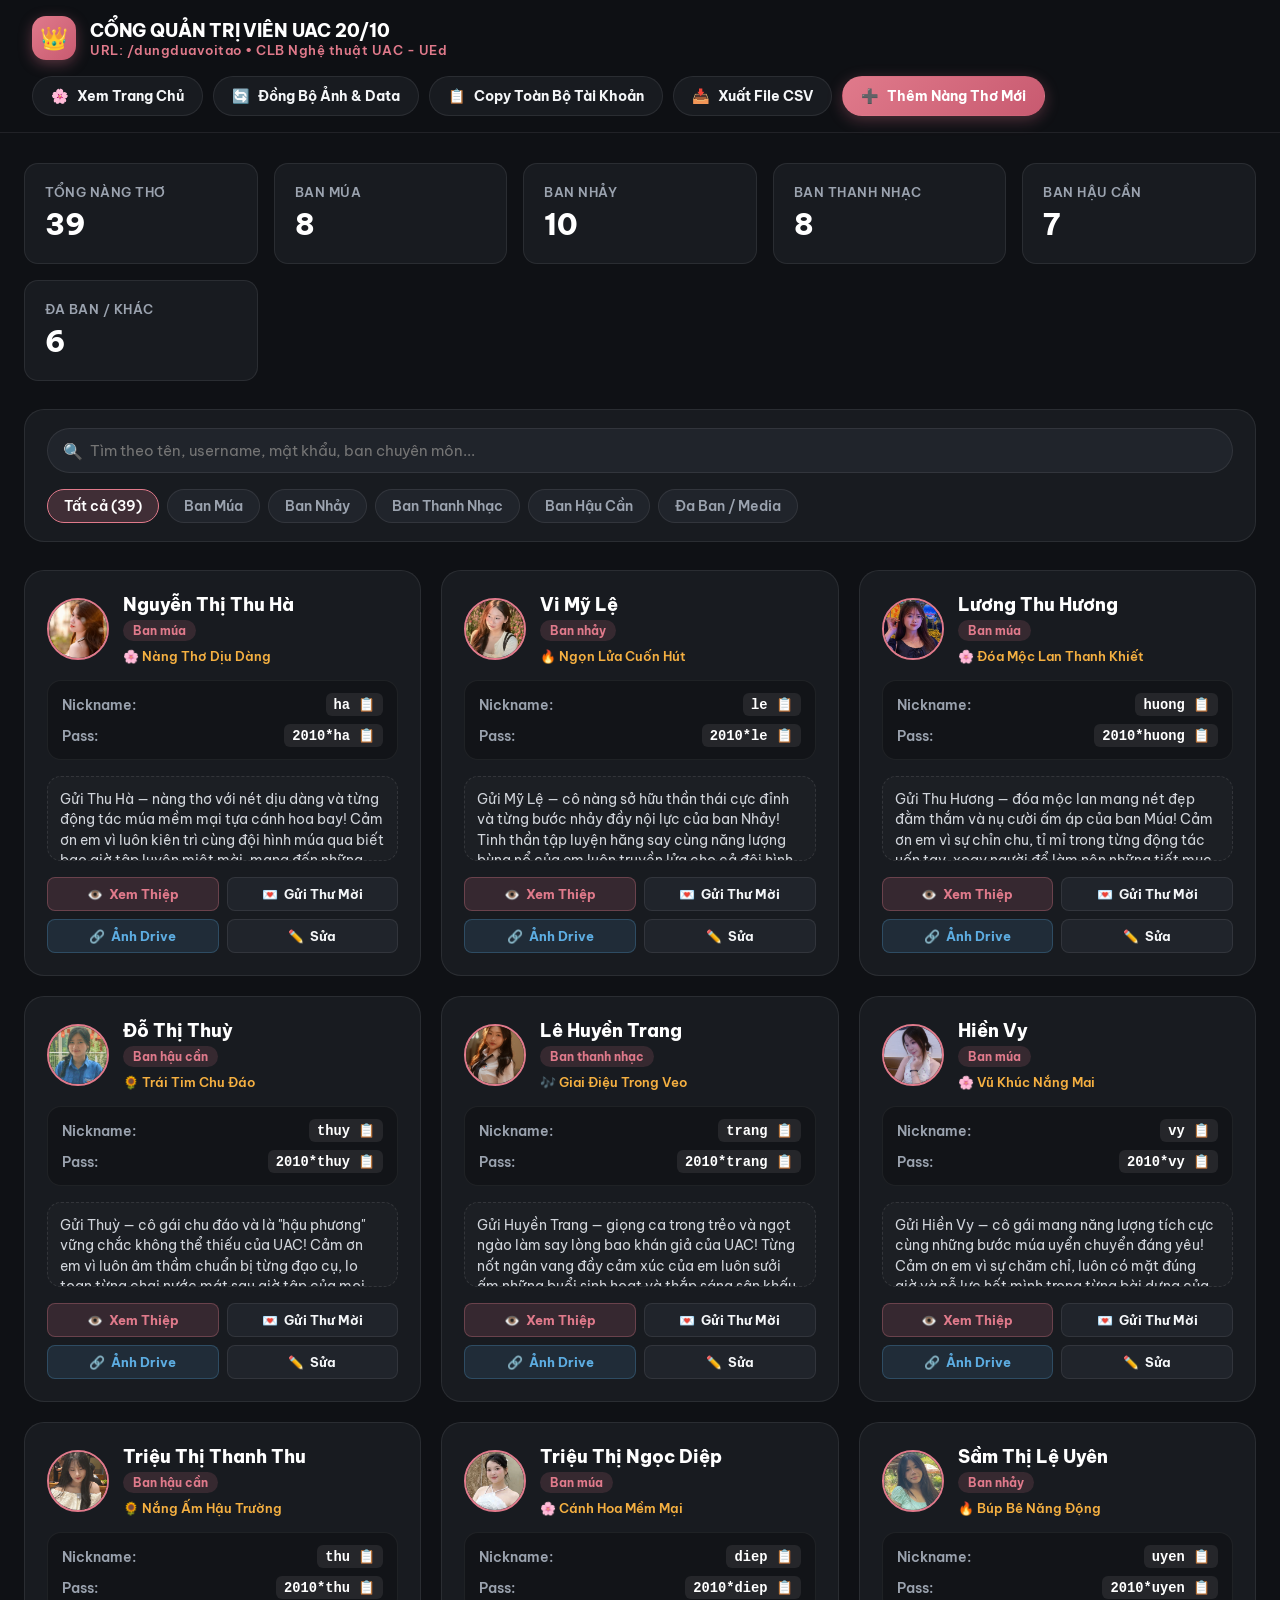
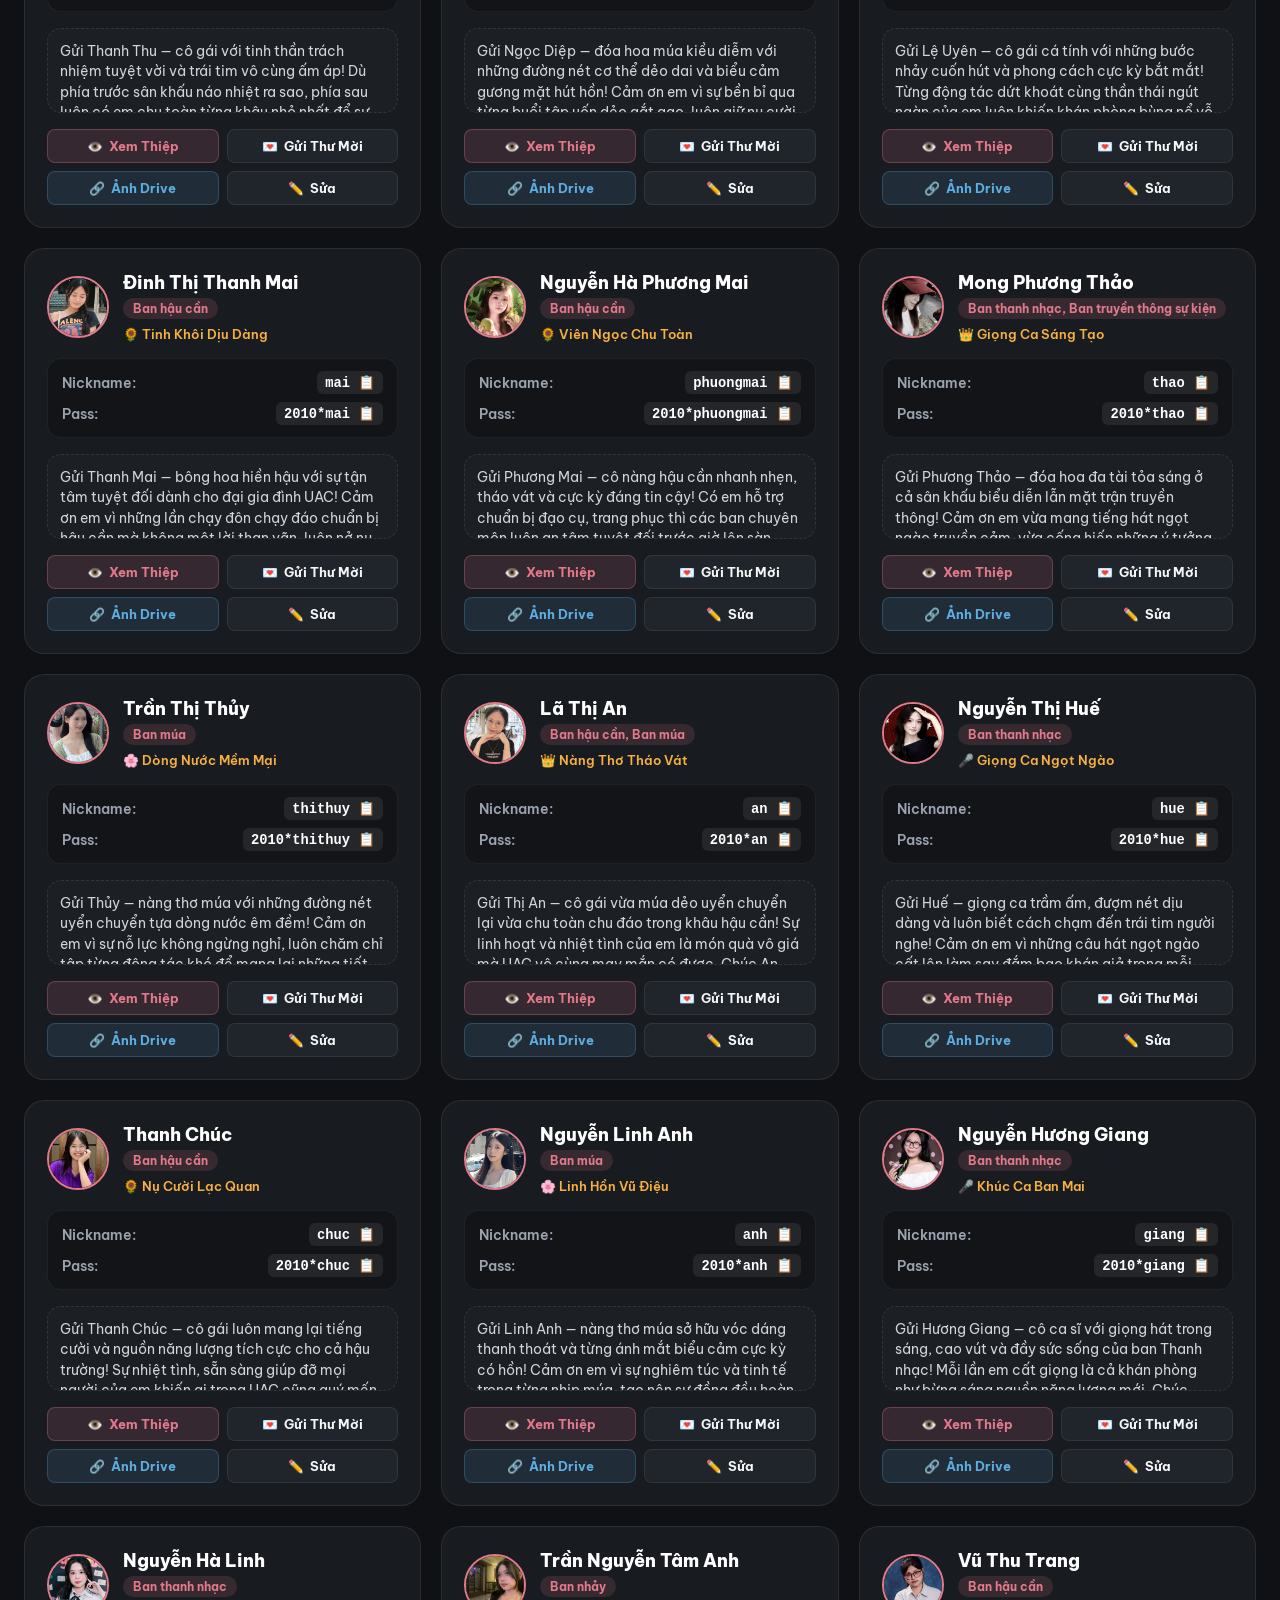
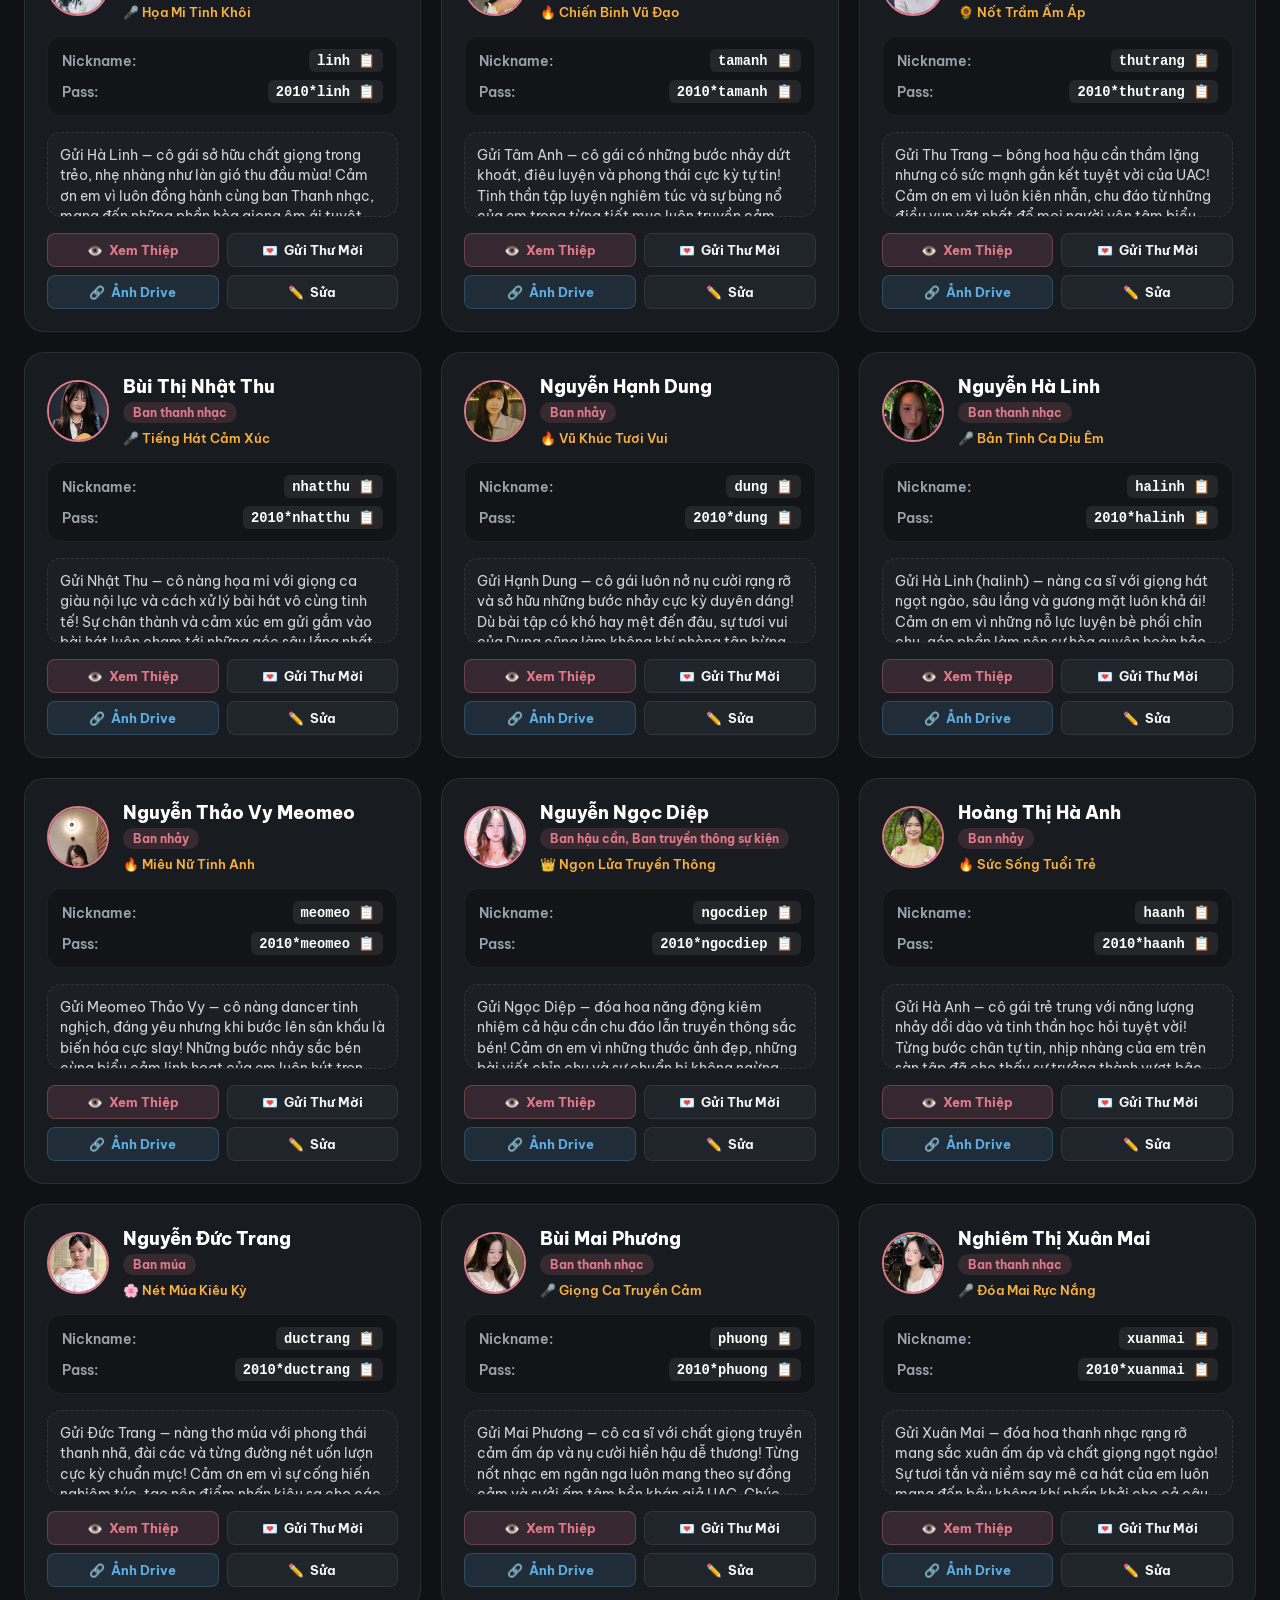
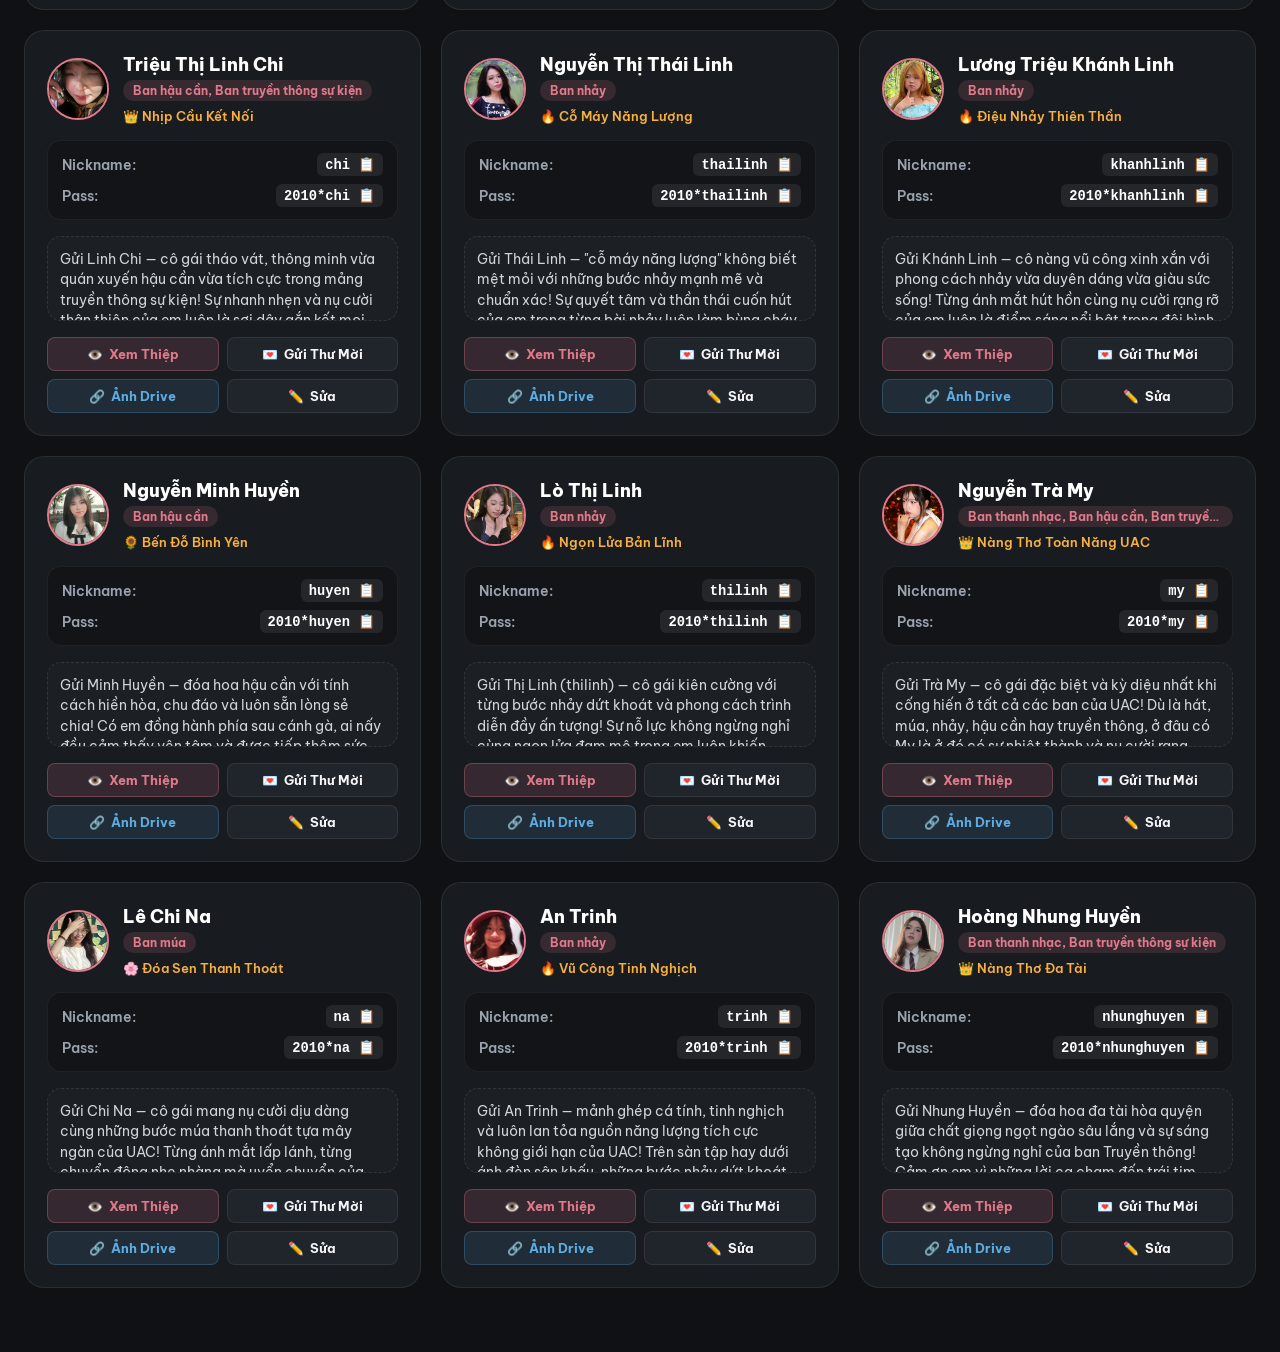
<file: dungduavoitao/index.html>
<!DOCTYPE html>
<html lang="vi">
<head>
  <meta charset="UTF-8">
  <meta name="viewport" content="width=device-width, initial-scale=1.0">
  <title>Admin Portal • Quản Lý Tài Khoản 20/10 UAC — /dungduavoitao 👑</title>
  <meta name="description" content="Cổng quản trị bí mật cấp phát nickname, pass và link thiệp 20/10 cho các chàng trai UAC Art Club">

  <!-- Open Graph -->
  <meta property="og:type" content="website">
  <meta property="og:title" content="Admin Portal • Quản Lý Tài Khoản 20/10 UAC 👑">
  <meta property="og:description" content="Cổng quản trị bí mật cấp phát nickname, pass và link thiệp 20/10 cho các chàng trai UAC Art Club">
  <meta property="og:image" content="/assets/images/preview_web.png">
  
  <!-- Favicon -->
  <link rel="icon" href="data:image/svg+xml,<svg xmlns=%22http://www.w3.org/2000/svg%22 viewBox=%220 0 100 100%22><text y=%22.9em%22 font-size=%2290%22>👑</text></svg>">
  
  <!-- Fonts: Be Vietnam Pro & Plus Jakarta Sans -->
  <link rel="preconnect" href="https://fonts.googleapis.com">
  <link rel="preconnect" href="https://fonts.gstatic.com" crossorigin>
  <link href="https://fonts.googleapis.com/css2?family=Be+Vietnam+Pro:ital,wght@0,300;0,400;0,500;0,600;0,700;0,800;0,900;1,400;1,600&family=Plus+Jakarta+Sans:wght@300;400;500;600;700;800&display=swap" rel="stylesheet">
  
  <style>
    @font-face {
      font-family: 'Plus Jakarta Sans';
      font-style: normal;
      font-weight: 100 900;
      font-display: swap;
      src: url('/assets/fonts/PlusJakartaSans-Variable.ttf') format('truetype');
    }

    :root {
      --bg-body: #0F1115;
      --bg-surface: #181B20;
      --bg-card: #20242B;
      --bg-card-hover: #262B34;
      --border-color: rgba(255, 255, 255, 0.08);
      --border-focus: #E07A8B;
      
      --pink-primary: #E07A8B;
      --pink-hover: #D06577;
      --pink-light: #FCEBED;
      --rose-deep: #C85A70;
      --green-sprout: #88D49E;
      --gold: #F5B041;
      --blue-accent: #5DADE2;
      
      --text-main: #F4F6F8;
      --text-muted: #9BA3AF;
      --text-dark: #4A3E3D;
      
      --radius-sm: 8px;
      --radius-md: 14px;
      --radius-lg: 20px;
      --radius-full: 9999px;
      
      --shadow-card: 0 10px 25px -5px rgba(0, 0, 0, 0.3), 0 1px 3px rgba(0, 0, 0, 0.1);
      --transition: all 0.25s cubic-bezier(0.16, 1, 0.3, 1);
    }

    * {
      box-sizing: border-box;
      margin: 0;
      padding: 0;
      font-family: 'Be Vietnam Pro', 'Plus Jakarta Sans', sans-serif;
    }

    body {
      background-color: var(--bg-body);
      color: var(--text-main);
      min-height: 100vh;
      padding-bottom: 60px;
    }

    /* Top Navigation Bar */
    .admin-nav {
      position: sticky;
      top: 0;
      z-index: 100;
      background: rgba(15, 17, 21, 0.88);
      backdrop-filter: blur(16px);
      -webkit-backdrop-filter: blur(16px);
      border-bottom: 1px solid var(--border-color);
      padding: 16px 32px;
      display: flex;
      justify-content: space-between;
      align-items: center;
      flex-wrap: wrap;
      gap: 16px;
    }

    .brand-group {
      display: flex;
      align-items: center;
      gap: 14px;
    }

    .brand-badge {
      width: 44px;
      height: 44px;
      border-radius: var(--radius-md);
      background: linear-gradient(135deg, #E07A8B, #C85A70);
      display: flex;
      align-items: center;
      justify-content: center;
      font-size: 1.4rem;
      box-shadow: 0 4px 14px rgba(224, 122, 139, 0.35);
    }

    .brand-title {
      font-size: 1.15rem;
      font-weight: 800;
      letter-spacing: -0.01em;
      color: #FFFFFF;
    }

    .brand-route {
      font-size: 0.8rem;
      color: var(--pink-primary);
      font-weight: 600;
      letter-spacing: 0.5px;
    }

    .nav-actions {
      display: flex;
      align-items: center;
      gap: 10px;
      flex-wrap: wrap;
    }

    .btn {
      padding: 10px 18px;
      border-radius: var(--radius-full);
      font-size: 0.88rem;
      font-weight: 700;
      cursor: pointer;
      display: inline-flex;
      align-items: center;
      gap: 8px;
      border: 1px solid transparent;
      transition: var(--transition);
      text-decoration: none;
    }

    .btn-primary {
      background: linear-gradient(135deg, var(--pink-primary), var(--rose-deep));
      color: #FFFFFF;
      box-shadow: 0 4px 15px rgba(224, 122, 139, 0.3);
    }
    .btn-primary:hover {
      transform: translateY(-2px);
      box-shadow: 0 6px 20px rgba(224, 122, 139, 0.45);
    }

    .btn-secondary {
      background: var(--bg-surface);
      color: var(--text-main);
      border-color: var(--border-color);
    }
    .btn-secondary:hover {
      background: var(--bg-card);
      border-color: rgba(255, 255, 255, 0.2);
    }

    .btn-success {
      background: rgba(136, 212, 158, 0.15);
      color: var(--green-sprout);
      border-color: rgba(136, 212, 158, 0.35);
    }
    .btn-success:hover {
      background: rgba(136, 212, 158, 0.25);
    }

    /* Container */
    .container {
      max-width: 1400px;
      margin: 0 auto;
      padding: 30px 24px;
    }

    /* Stat Cards Banner */
    .stats-grid {
      display: grid;
      grid-template-columns: repeat(auto-fit, minmax(200px, 1fr));
      gap: 16px;
      margin-bottom: 28px;
    }

    .stat-card {
      background: var(--bg-surface);
      border: 1px solid var(--border-color);
      border-radius: var(--radius-md);
      padding: 20px;
      display: flex;
      flex-direction: column;
      gap: 6px;
      transition: var(--transition);
    }
    .stat-card:hover {
      border-color: rgba(224, 122, 139, 0.3);
      transform: translateY(-2px);
    }

    .stat-label {
      font-size: 0.82rem;
      font-weight: 600;
      color: var(--text-muted);
      text-transform: uppercase;
      letter-spacing: 0.5px;
    }

    .stat-value {
      font-size: 1.8rem;
      font-weight: 800;
      color: #FFFFFF;
    }

    /* Filter & Search Bar */
    .toolbar {
      background: var(--bg-surface);
      border: 1px solid var(--border-color);
      border-radius: var(--radius-lg);
      padding: 18px 22px;
      margin-bottom: 28px;
      display: flex;
      flex-direction: column;
      gap: 16px;
    }

    .toolbar-row {
      display: flex;
      gap: 16px;
      align-items: center;
      flex-wrap: wrap;
    }

    .search-box {
      flex: 1;
      min-width: 260px;
      position: relative;
    }

    .search-box input {
      width: 100%;
      background: var(--bg-card);
      border: 1px solid var(--border-color);
      padding: 12px 18px 12px 42px;
      border-radius: var(--radius-full);
      color: #FFFFFF;
      font-size: 0.95rem;
      outline: none;
      transition: var(--transition);
    }
    .search-box input:focus {
      border-color: var(--pink-primary);
      box-shadow: 0 0 0 3px rgba(224, 122, 139, 0.18);
    }
    .search-icon {
      position: absolute;
      left: 16px;
      top: 50%;
      transform: translateY(-50%);
      color: var(--text-muted);
    }

    .filter-pills {
      display: flex;
      gap: 8px;
      flex-wrap: wrap;
    }

    .filter-pill {
      background: var(--bg-card);
      border: 1px solid var(--border-color);
      color: var(--text-muted);
      padding: 7px 16px;
      border-radius: var(--radius-full);
      font-size: 0.85rem;
      font-weight: 600;
      cursor: pointer;
      transition: var(--transition);
    }
    .filter-pill:hover, .filter-pill.active {
      background: rgba(224, 122, 139, 0.2);
      border-color: var(--pink-primary);
      color: #FFFFFF;
    }

    /* Members Grid */
    .members-grid {
      display: grid;
      grid-template-columns: repeat(auto-fill, minmax(360px, 1fr));
      gap: 20px;
    }

    .member-card {
      background: var(--bg-surface);
      border: 1px solid var(--border-color);
      border-radius: var(--radius-lg);
      padding: 22px;
      display: flex;
      flex-direction: column;
      gap: 16px;
      transition: var(--transition);
      position: relative;
      overflow: hidden;
    }
    .member-card:hover {
      border-color: rgba(224, 122, 139, 0.35);
      background: var(--bg-card);
      transform: translateY(-3px);
      box-shadow: var(--shadow-card);
    }

    .card-top {
      display: flex;
      gap: 14px;
      align-items: center;
    }

    .member-avatar {
      width: 62px;
      height: 62px;
      border-radius: 50%;
      object-fit: cover;
      border: 2px solid var(--pink-primary);
      background: #252830;
      flex-shrink: 0;
    }

    .card-meta {
      flex: 1;
      min-width: 0;
    }

    .member-name {
      font-size: 1.1rem;
      font-weight: 800;
      color: #FFFFFF;
      white-space: nowrap;
      overflow: hidden;
      text-overflow: ellipsis;
    }

    .member-dept-tag {
      display: inline-block;
      font-size: 0.76rem;
      font-weight: 700;
      background: rgba(224, 122, 139, 0.15);
      color: var(--pink-primary);
      padding: 3px 10px;
      border-radius: var(--radius-full);
      margin-top: 4px;
      max-width: 100%;
      white-space: nowrap;
      overflow: hidden;
      text-overflow: ellipsis;
    }

    .member-badge-tag {
      font-size: 0.8rem;
      color: var(--gold);
      font-weight: 600;
      margin-top: 3px;
    }

    /* Account Credential Box */
    .cred-box {
      background: rgba(0, 0, 0, 0.25);
      border: 1px solid rgba(255, 255, 255, 0.06);
      border-radius: var(--radius-md);
      padding: 12px 14px;
      display: flex;
      flex-direction: column;
      gap: 8px;
    }

    .cred-row {
      display: flex;
      justify-content: space-between;
      align-items: center;
      font-size: 0.86rem;
    }

    .cred-label {
      color: var(--text-muted);
      font-weight: 600;
    }

    .cred-val {
      font-family: monospace;
      font-weight: 700;
      color: #FFFFFF;
      background: rgba(255, 255, 255, 0.08);
      padding: 3px 8px;
      border-radius: 6px;
      display: flex;
      align-items: center;
      gap: 6px;
      cursor: pointer;
    }
    .cred-val:hover {
      background: rgba(224, 122, 139, 0.25);
      color: var(--pink-primary);
    }

    /* Wish Box */
    .wish-box {
      font-size: 0.85rem;
      line-height: 1.5;
      color: #D1D5DB;
      background: rgba(255, 255, 255, 0.02);
      border: 1px dashed rgba(255, 255, 255, 0.1);
      border-radius: var(--radius-md);
      padding: 12px;
      max-height: 85px;
      overflow-y: auto;
    }

    /* Card Actions */
    .card-actions {
      display: grid;
      grid-template-columns: 1fr 1fr;
      gap: 8px;
      margin-top: auto;
    }

    .btn-action {
      padding: 8px 12px;
      border-radius: var(--radius-sm);
      font-size: 0.8rem;
      font-weight: 700;
      border: 1px solid var(--border-color);
      background: var(--bg-card);
      color: var(--text-main);
      cursor: pointer;
      display: flex;
      align-items: center;
      justify-content: center;
      gap: 6px;
      transition: var(--transition);
      text-decoration: none;
    }
    .btn-action:hover {
      border-color: rgba(255, 255, 255, 0.25);
      background: rgba(255, 255, 255, 0.08);
    }

    .btn-action-preview {
      background: rgba(224, 122, 139, 0.15);
      color: var(--pink-primary);
      border-color: rgba(224, 122, 139, 0.3);
    }
    .btn-action-preview:hover {
      background: rgba(224, 122, 139, 0.25);
    }

    .btn-action-drive {
      background: rgba(93, 173, 226, 0.12);
      color: var(--blue-accent);
      border-color: rgba(93, 173, 226, 0.25);
    }
    .btn-action-drive:hover {
      background: rgba(93, 173, 226, 0.25);
    }

    /* Modal Styling */
    .modal-backdrop {
      position: fixed;
      inset: 0;
      background: rgba(0, 0, 0, 0.75);
      backdrop-filter: blur(8px);
      z-index: 1000;
      display: none;
      align-items: center;
      justify-content: center;
      padding: 20px;
    }
    .modal-backdrop.active {
      display: flex;
    }

    .modal-content {
      background: var(--bg-surface);
      border: 1px solid var(--border-color);
      border-radius: var(--radius-lg);
      padding: 28px;
      max-width: 650px;
      width: 100%;
      max-height: 90vh;
      overflow-y: auto;
      box-shadow: 0 25px 60px rgba(0, 0, 0, 0.5);
    }

    .modal-header {
      display: flex;
      justify-content: space-between;
      align-items: center;
      margin-bottom: 20px;
      border-bottom: 1px solid var(--border-color);
      padding-bottom: 12px;
    }

    .modal-title {
      font-size: 1.25rem;
      font-weight: 800;
      color: #FFFFFF;
    }

    .modal-close {
      background: none;
      border: none;
      font-size: 1.5rem;
      color: var(--text-muted);
      cursor: pointer;
    }
    .modal-close:hover { color: #FFFFFF; }

    .form-group {
      margin-bottom: 16px;
    }

    .form-label {
      display: block;
      font-size: 0.85rem;
      font-weight: 700;
      color: var(--text-muted);
      margin-bottom: 6px;
    }

    .form-input, .form-textarea {
      width: 100%;
      background: var(--bg-card);
      border: 1px solid var(--border-color);
      padding: 10px 14px;
      border-radius: var(--radius-sm);
      color: #FFFFFF;
      font-size: 0.92rem;
      outline: none;
    }
    .form-input:focus, .form-textarea:focus {
      border-color: var(--pink-primary);
    }
    .form-textarea {
      min-height: 90px;
      resize: vertical;
    }

    .form-actions {
      display: flex;
      justify-content: flex-end;
      gap: 12px;
      margin-top: 24px;
    }

    /* Toast notification */
    .toast {
      position: fixed;
      bottom: 24px;
      right: 24px;
      background: #10B981;
      color: #FFFFFF;
      padding: 14px 22px;
      border-radius: var(--radius-full);
      font-weight: 700;
      font-size: 0.92rem;
      box-shadow: 0 10px 30px rgba(16, 185, 129, 0.4);
      display: flex;
      align-items: center;
      gap: 8px;
      z-index: 2000;
      transform: translateY(100px);
      opacity: 0;
      transition: all 0.3s cubic-bezier(0.34, 1.56, 0.64, 1);
    }
    .toast.active {
      transform: translateY(0);
      opacity: 1;
    }

    @media (max-width: 768px) {
      .admin-nav { padding: 16px; }
      .members-grid { grid-template-columns: 1fr; }
      .stats-grid { grid-template-columns: 1fr 1fr; }
    }
  </style>
</head>
<body>

  <!-- Top Admin Navbar -->
  <header class="admin-nav">
    <div class="brand-group">
      <div class="brand-badge">👑</div>
      <div>
        <div class="brand-title">CỔNG QUẢN TRỊ VIÊN UAC 20/10</div>
        <div class="brand-route">URL: /dungduavoitao • CLB Nghệ thuật UAC - UEd</div>
      </div>
    </div>

    <div class="nav-actions">
      <a href="/index.html" class="btn btn-secondary" target="_blank">
        <span>🌸</span> Xem Trang Chủ
      </a>
      <button class="btn btn-secondary" onclick="resetToOriginalData()" title="Lấy lại danh sách và ảnh chân dung mới nhất từ hệ thống">
        <span>🔄</span> Đồng Bộ Ảnh & Data
      </button>
      <button class="btn btn-secondary" id="btnExportAllMsgs">
        <span>📋</span> Copy Toàn Bộ Tài Khoản
      </button>
      <button class="btn btn-secondary" id="btnExportCSV">
        <span>📥</span> Xuất File CSV
      </button>
      <button class="btn btn-primary" id="btnAddNew">
        <span>➕</span> Thêm Nàng Thơ Mới
      </button>
    </div>
  </header>

  <!-- Main Container -->
  <main class="container">

    <!-- Stat Metrics -->
    <div class="stats-grid">
      <div class="stat-card">
        <span class="stat-label">Tổng Nàng Thơ</span>
        <span class="stat-value" id="statTotal">36</span>
      </div>
      <div class="stat-card">
        <span class="stat-label">Ban Múa</span>
        <span class="stat-value" id="statMua">0</span>
      </div>
      <div class="stat-card">
        <span class="stat-label">Ban Nhảy</span>
        <span class="stat-value" id="statNhay">0</span>
      </div>
      <div class="stat-card">
        <span class="stat-label">Ban Thanh Nhạc</span>
        <span class="stat-value" id="statNhac">0</span>
      </div>
      <div class="stat-card">
        <span class="stat-label">Ban Hậu Cần</span>
        <span class="stat-value" id="statHauCan">0</span>
      </div>
      <div class="stat-card">
        <span class="stat-label">Đa Ban / Khác</span>
        <span class="stat-value" id="statDaBan">0</span>
      </div>
    </div>

    <!-- Toolbar: Search & Filter -->
    <div class="toolbar">
      <div class="toolbar-row">
        <div class="search-box">
          <span class="search-icon">🔍</span>
          <input type="text" id="searchInput" placeholder="Tìm theo tên, username, mật khẩu, ban chuyên môn...">
        </div>
      </div>
      <div class="filter-pills" id="filterPills">
        <button class="filter-pill active" data-filter="all">Tất cả (<span id="pillCountAll">36</span>)</button>
        <button class="filter-pill" data-filter="múa">Ban Múa</button>
        <button class="filter-pill" data-filter="nhảy">Ban Nhảy</button>
        <button class="filter-pill" data-filter="thanh nhạc">Ban Thanh Nhạc</button>
        <button class="filter-pill" data-filter="hậu cần">Ban Hậu Cần</button>
        <button class="filter-pill" data-filter="đa ban">Đa Ban / Media</button>
      </div>
    </div>

    <!-- Member Cards Grid -->
    <div class="members-grid" id="membersGrid">
      <!-- Generated via JS -->
    </div>

  </main>

  <!-- Edit / Add Modal -->
  <div class="modal-backdrop" id="editModal">
    <div class="modal-content">
      <div class="modal-header">
        <h3 class="modal-title" id="modalTitle">Chỉnh Sửa Nàng Thơ</h3>
        <button class="modal-close" id="modalCloseBtn">&times;</button>
      </div>
      <form id="memberForm">
        <input type="hidden" id="editId">
        
        <div class="form-group">
          <label class="form-label">Họ và tên</label>
          <input type="text" class="form-input" id="editFullName" required>
        </div>

        <div class="form-group">
          <label class="form-label">Ban chuyên môn</label>
          <input type="text" class="form-input" id="editDept" required placeholder="Ví dụ: Ban múa, Ban nhảy...">
        </div>

        <div style="display: grid; grid-template-columns: 1fr 1fr; gap: 12px;">
          <div class="form-group">
            <label class="form-label">Tài khoản (Username)</label>
            <input type="text" class="form-input" id="editUsername" required>
          </div>
          <div class="form-group">
            <label class="form-label">Mật mã (Passcode)</label>
            <input type="text" class="form-input" id="editPassword" required>
          </div>
        </div>

        <div class="form-group">
          <label class="form-label">Danh hiệu / Badge</label>
          <input type="text" class="form-input" id="editBadge" required placeholder="Ví dụ: 🌸 Nàng Thơ Thanh Thoát">
        </div>

        <div class="form-group">
          <label class="form-label">Link ảnh đại diện (Đường dẫn local hoặc URL)</label>
          <input type="text" class="form-input" id="editPhoto" required placeholder="Ví dụ: assets/photos/my.jpg">
        </div>

        <div class="form-group">
          <label class="form-label">Link ảnh Google Drive gốc (Form)</label>
          <input type="text" class="form-input" id="editDriveUrl" placeholder="Ví dụ: https://drive.google.com/...">
        </div>

        <div class="form-group">
          <label class="form-label">Câu danh ngôn (Quote)</label>
          <input type="text" class="form-input" id="editQuote">
        </div>

        <div class="form-group">
          <label class="form-label">Tâm thư tri ân 20/10 riêng</label>
          <textarea class="form-textarea" id="editWish" required></textarea>
        </div>

        <div class="form-actions">
          <button type="button" class="btn btn-secondary" id="modalCancelBtn">Hủy</button>
          <button type="submit" class="btn btn-primary">Lưu Thay Đổi ✦</button>
        </div>
      </form>
    </div>
  </div>

  <!-- Toast Notification -->
  <div class="toast" id="toast">
    <span>✅</span> <span id="toastMsg">Đã sao chép thành công!</span>
  </div>

  <!-- Data Script with cache buster -->
  <script src="../assets/js/data.js?v=20261021_v2"></script>

  <!-- Admin Script -->
  <script>
    // Load members from localStorage or data.js with auto-version sync
    const CURRENT_DATA_VERSION = window.UAC_DATA_VERSION || "20261021_v2";
    function getStoredMembers() {
      let list = window.UAC_MEMBERS || [];
      try {
        const storedVersion = localStorage.getItem('UAC_DATA_VERSION');
        if (storedVersion !== CURRENT_DATA_VERSION) {
          localStorage.setItem('UAC_DATA_VERSION', CURRENT_DATA_VERSION);
          localStorage.setItem('UAC_CUSTOM_MEMBERS', JSON.stringify(list));
          return list;
        }
        const stored = localStorage.getItem('UAC_CUSTOM_MEMBERS');
        if (stored) {
          let parsed = JSON.parse(stored);
          if (Array.isArray(parsed) && parsed.length > 0) {
            return parsed;
          }
        }
      } catch (e) {}
      return list;
    }

    function saveStoredMembers(list) {
      localStorage.setItem('UAC_CUSTOM_MEMBERS', JSON.stringify(list));
      window.UAC_MEMBERS = list;
    }

    let members = getStoredMembers();
    let currentFilter = 'all';
    let searchQuery = '';

    // DOM Elements
    const membersGrid = document.getElementById('membersGrid');
    const searchInput = document.getElementById('searchInput');
    const filterPills = document.getElementById('filterPills');
    const toast = document.getElementById('toast');
    const toastMsg = document.getElementById('toastMsg');
    
    const editModal = document.getElementById('editModal');
    const memberForm = document.getElementById('memberForm');
    const modalTitle = document.getElementById('modalTitle');
    const modalCloseBtn = document.getElementById('modalCloseBtn');
    const modalCancelBtn = document.getElementById('modalCancelBtn');

    const btnAddNew = document.getElementById('btnAddNew');
    const btnExportAllMsgs = document.getElementById('btnExportAllMsgs');
    const btnExportCSV = document.getElementById('btnExportCSV');

    // Stats Elements
    const statTotal = document.getElementById('statTotal');
    const statMua = document.getElementById('statMua');
    const statNhay = document.getElementById('statNhay');
    const statNhac = document.getElementById('statNhac');
    const statHauCan = document.getElementById('statHauCan');
    const statDaBan = document.getElementById('statDaBan');
    const pillCountAll = document.getElementById('pillCountAll');

    function showToast(msg) {
      toastMsg.textContent = msg;
      toast.classList.add('active');
      setTimeout(() => {
        toast.classList.remove('active');
      }, 2500);
    }

    function updateStats() {
      statTotal.textContent = members.length;
      pillCountAll.textContent = members.length;

      let mua = 0, nhay = 0, nhac = 0, haucan = 0, daban = 0;
      members.forEach(m => {
        const d = (m.department || '').toLowerCase();
        if (d.includes(',') || d.split('ban').length > 2) {
          daban++;
        } else if (d.includes('múa')) {
          mua++;
        } else if (d.includes('nhảy')) {
          nhay++;
        } else if (d.includes('thanh nhạc') || d.includes('nhạc')) {
          nhac++;
        } else if (d.includes('hậu cần')) {
          haucan++;
        } else {
          daban++;
        }
      });

      statMua.textContent = mua;
      statNhay.textContent = nhay;
      statNhac.textContent = nhac;
      statHauCan.textContent = haucan;
      statDaBan.textContent = daban;
    }

    function renderGrid() {
      updateStats();

      const filtered = members.filter(m => {
        // Department filter
        const d = (m.department || '').toLowerCase();
        let matchDept = true;
        if (currentFilter === 'múa') matchDept = d.includes('múa');
        else if (currentFilter === 'nhảy') matchDept = d.includes('nhảy');
        else if (currentFilter === 'thanh nhạc') matchDept = d.includes('thanh nhạc') || d.includes('nhạc');
        else if (currentFilter === 'hậu cần') matchDept = d.includes('hậu cần');
        else if (currentFilter === 'đa ban') matchDept = d.includes(',') || d.includes('truyền thông') || d.split('ban').length > 2;

        // Search query
        let matchSearch = true;
        if (searchQuery) {
          const q = searchQuery.toLowerCase();
          matchSearch = (m.fullName || '').toLowerCase().includes(q) ||
                        (m.username || '').toLowerCase().includes(q) ||
                        (m.department || '').toLowerCase().includes(q) ||
                        (m.password || '').toLowerCase().includes(q);
        }

        return matchDept && matchSearch;
      });

      if (filtered.length === 0) {
        membersGrid.innerHTML = `
          <div style="grid-column: 1 / -1; text-align: center; padding: 60px; color: var(--text-muted);">
            <h3>Không tìm thấy thành viên nào phù hợp</h3>
            <p>Vui lòng thử tìm kiếm với từ khóa khác.</p>
          </div>
        `;
        return;
      }

      membersGrid.innerHTML = filtered.map(m => {
        let photoSrc = m.photo || '';
        if (photoSrc && !photoSrc.startsWith('http')) {
          photoSrc = photoSrc.startsWith('/') ? photoSrc : '/' + photoSrc;
        }
        return `
          <div class="member-card" data-id="${m.id}">
            <div class="card-top">
              <img src="${photoSrc}" class="member-avatar" alt="${m.fullName}" onerror="this.src='https://images.unsplash.com/photo-1534528741775-53994a69daeb?auto=format&fit=crop&w=400&q=80'">
              <div class="card-meta">
                <div class="member-name" title="${m.fullName}">${m.fullName}</div>
                <div class="member-dept-tag">${m.department}</div>
                <div class="member-badge-tag">${m.badge || ''}</div>
              </div>
            </div>

            <!-- Credentials Box -->
            <div class="cred-box">
              <div class="cred-row">
                <span class="cred-label">Nickname:</span>
                <span class="cred-val" onclick="copyText('${m.username}', 'Đã copy nickname: ${m.username}')" title="Bấm để copy">
                  ${m.username} 📋
                </span>
              </div>
              <div class="cred-row">
                <span class="cred-label">Pass:</span>
                <span class="cred-val" onclick="copyText('${m.password}', 'Đã copy pass: ${m.password}')" title="Bấm để copy">
                  ${m.password} 📋
                </span>
              </div>
            </div>

            <!-- Wish Snippet -->
            <div class="wish-box" title="${m.personalWish || ''}">
              ${m.personalWish || 'Chưa có lời chúc riêng.'}
            </div>

            <!-- Action Buttons -->
            <div class="card-actions">
              <a href="/index.html?user=${m.username}&pass=${m.password}" target="_blank" class="btn-action btn-action-preview" title="Xem thiệp cá nhân hóa của thành viên này">
                <span>👁️</span> Xem Thiệp
              </a>
              <button class="btn-action" onclick="copyInviteMessage('${m.id}')" title="Copy tin nhắn mời kèm tài khoản để gửi">
                <span>💌</span> Gửi Thư Mời
              </button>
              ${m.driveUrl ? `
                <a href="${m.driveUrl}" target="_blank" class="btn-action btn-action-drive" title="Mở ảnh Google Drive gốc">
                  <span>🔗</span> Ảnh Drive
                </a>
              ` : `<span></span>`}
              <button class="btn-action" onclick="openEditModal('${m.id}')" title="Chỉnh sửa thông tin">
                <span>✏️</span> Sửa
              </button>
            </div>
          </div>
        `;
      }).join('');
    }

    // Copy to clipboard helper
    window.copyText = function(text, successMsg) {
      navigator.clipboard.writeText(text).then(() => {
        showToast(successMsg || 'Đã sao chép vào bộ nhớ tạm!');
      }).catch(() => {
        const ta = document.createElement('textarea');
        ta.value = text;
        document.body.appendChild(ta);
        ta.select();
        document.execCommand('copy');
        document.body.removeChild(ta);
        showToast(successMsg || 'Đã sao chép vào bộ nhớ tạm!');
      });
    };

    // Copy personalized invitation message
    window.copyInviteMessage = function(id) {
      const m = members.find(x => String(x.id) === String(id));
      if (!m) return;
      const origin = window.location.origin;
      const msg = `🎁 Thân gửi ${m.fullName}!
Món quà 20/10 bí mật từ các chàng trai CLB Nghệ thuật UAC - UEd dành riêng tặng bạn đã sẵn sàng tại:
👉 ${origin}/index.html

👤 Nickname: ${m.username}
🔑 Pass: ${m.password}

Chúc bạn một ngày 20/10 thật rực rỡ, ngọt ngào và hạnh phúc ngập tràn! 🌸✨`;
      copyText(msg, `Đã copy tin nhắn gửi cho ${m.fullName}!`);
    };

    // Reset and sync with system data
    window.resetToOriginalData = function() {
      if (confirm('Bạn có muốn đồng bộ lại danh sách và ảnh chân dung mới nhất từ hệ thống không?')) {
        localStorage.removeItem('UAC_CUSTOM_MEMBERS');
        members = [...(window.UAC_MEMBERS || [])];
        renderGrid();
        showToast('Đã đồng bộ toàn bộ ảnh chân dung và tài khoản mới nhất!');
      }
    };

    // Copy ALL 36 accounts formatted
    btnExportAllMsgs.addEventListener('click', () => {
      const origin = window.location.origin;
      let allText = `🌸 DANH SÁCH TÀI KHOẢN 20/10 CLB NGHỆ THUẬT UAC - UEd 🌸\nTổng số: ${members.length} thành viên\nLink: ${origin}/index.html\n\n`;
      members.forEach((m, i) => {
        allText += `${i + 1}. ${m.fullName} (${m.department})\n`;
        allText += `   👤 Nickname: ${m.username} | 🔑 Pass: ${m.password}\n\n`;
      });
      copyText(allText, `Đã sao chép toàn bộ ${members.length} tài khoản thành viên!`);
    });

    // Export CSV
    btnExportCSV.addEventListener('click', () => {
      let csv = 'ID,Ho_Va_Ten,Ban,Tai_Khoan,Mat_Khau,Danh_Hieu,Link_Drive,Link_Photo\n';
      members.forEach(m => {
        const row = [
          m.id,
          `"${(m.fullName || '').replace(/"/g, '""')}"`,
          `"${(m.department || '').replace(/"/g, '""')}"`,
          m.username,
          m.password,
          `"${(m.badge || '').replace(/"/g, '""')}"`,
          `"${m.driveUrl || ''}"`,
          `"${m.photo || ''}"`
        ];
        csv += row.join(',') + '\n';
      });

      const blob = new Blob(["\uFEFF" + csv], { type: 'text/csv;charset=utf-8;' });
      const url = URL.createObjectURL(blob);
      const a = document.createElement('a');
      a.href = url;
      a.download = `Danh_Sach_Tai_Khoan_UAC_2010.csv`;
      document.body.appendChild(a);
      a.click();
      document.body.removeChild(a);
      showToast('Đã xuất file CSV thành công!');
    });

    // Filter Pills
    filterPills.addEventListener('click', (e) => {
      const pill = e.target.closest('.filter-pill');
      if (!pill) return;
      document.querySelectorAll('.filter-pill').forEach(p => p.classList.remove('active'));
      pill.classList.add('active');
      currentFilter = pill.getAttribute('data-filter');
      renderGrid();
    });

    // Search Input
    searchInput.addEventListener('input', (e) => {
      searchQuery = e.target.value.trim();
      renderGrid();
    });

    // Modal Handlers
    window.openEditModal = function(id) {
      const m = members.find(x => String(x.id) === String(id));
      if (!m) return;
      document.getElementById('editId').value = m.id;
      document.getElementById('editFullName').value = m.fullName || '';
      document.getElementById('editDept').value = m.department || '';
      document.getElementById('editUsername').value = m.username || '';
      document.getElementById('editPassword').value = m.password || '';
      document.getElementById('editBadge').value = m.badge || '';
      document.getElementById('editPhoto').value = m.photo || '';
      document.getElementById('editDriveUrl').value = m.driveUrl || '';
      document.getElementById('editQuote').value = m.quotes || '';
      document.getElementById('editWish').value = m.personalWish || '';
      
      modalTitle.textContent = `Chỉnh Sửa: ${m.fullName}`;
      editModal.classList.add('active');
    };

    btnAddNew.addEventListener('click', () => {
      document.getElementById('editId').value = '';
      memberForm.reset();
      document.getElementById('editPassword').value = '2010*uac';
      document.getElementById('editBadge').value = '🌸 Nàng Thơ UAC';
      document.getElementById('editPhoto').value = 'assets/photos/ha.jpg';
      document.getElementById('editWish').value = 'Chúc bạn ngày 20/10 ngập tràn niềm vui, luôn rạng rỡ xinh đẹp và tự tin tỏa sáng dưới mái nhà CLB Nghệ thuật UAC - UEd nhé! 💖✨';
      
      modalTitle.textContent = 'Thêm Nàng Thơ Mới ✦';
      editModal.classList.add('active');
    });

    modalCloseBtn.addEventListener('click', () => editModal.classList.remove('active'));
    modalCancelBtn.addEventListener('click', () => editModal.classList.remove('active'));

    memberForm.addEventListener('submit', (e) => {
      e.preventDefault();
      const id = document.getElementById('editId').value;
      const fullName = document.getElementById('editFullName').value.trim();
      const department = document.getElementById('editDept').value.trim();
      const username = document.getElementById('editUsername').value.trim().toLowerCase();
      const password = document.getElementById('editPassword').value.trim();
      const badge = document.getElementById('editBadge').value.trim();
      const photo = document.getElementById('editPhoto').value.trim();
      const driveUrl = document.getElementById('editDriveUrl').value.trim();
      const quotes = document.getElementById('editQuote').value.trim();
      const personalWish = document.getElementById('editWish').value.trim();

      if (id) {
        // Edit existing
        const idx = members.findIndex(x => String(x.id) === String(id));
        if (idx !== -1) {
          members[idx] = {
            ...members[idx],
            fullName,
            department,
            username,
            password,
            badge,
            photo,
            driveUrl,
            quotes,
            personalWish
          };
          showToast(`Đã cập nhật thông tin của ${fullName}!`);
        }
      } else {
        // Add new
        const newId = members.length > 0 ? Math.max(...members.map(x => x.id || 0)) + 1 : 1;
        members.push({
          id: newId,
          fullName,
          department,
          username,
          password,
          badge,
          photo,
          driveUrl,
          quotes,
          personalWish
        });
        showToast(`Đã thêm thành viên mới: ${fullName}!`);
      }

      saveStoredMembers(members);
      editModal.classList.remove('active');
      renderGrid();
    });

    // Initial render
    renderGrid();
  </script>
</body>
</html>
</file>
